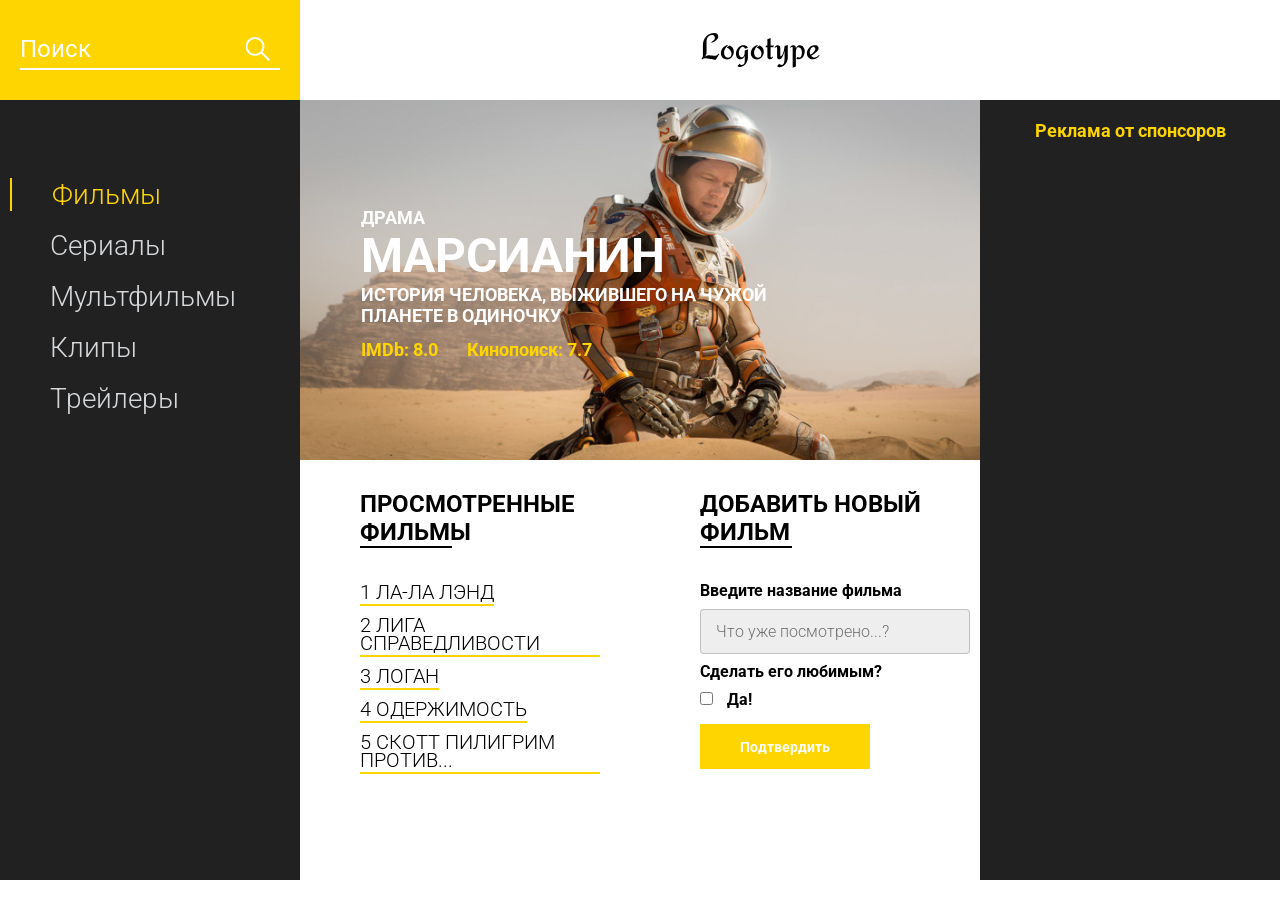
<file: Js_Step_10d/index.html>
<!DOCTYPE html>
<html lang="en">
<head>
    <meta charset="UTF-8">
    <meta name="viewport" content="width=device-width, initial-scale=1.0">
    <title>Movie DB</title>
    <link href="https://fonts.googleapis.com/css?family=Roboto:300,400,700&display=swap&subset=cyrillic-ext" rel="stylesheet">
    <link rel="stylesheet" href="css/style.min.css">
</head>
<body>
    <header class="header">
        <div class="header__search">
            <form action="#">
                <input type="text" placeholder="Поиск">
            </form>
        </div>
        <div class="header__logo">
            <img src="icons/Logotype.svg" alt="logo">
        </div>
    </header>
    <main class="promo">
        <div class="promo__menu">
            <nav class="promo__menu-list">
                <ul>
                    <li><a class="promo__menu-item promo__menu-item_active" href="#">Фильмы</a></li>
                    <li><a class="promo__menu-item" href="#">Сериалы</a></li>
                    <li><a class="promo__menu-item" href="#">Мультфильмы</a></li>
                    <li><a class="promo__menu-item" href="#">Клипы</a></li>
                    <li><a class="promo__menu-item" href="#">Трейлеры</a></li>
                </ul>
            </nav>
        </div>
        <div class="promo__content">
            <div class="promo__bg">
                <div class="promo__genre">КОМЕДИЯ</div>
                <div class="promo__title">МАРСИАНИН</div>
                <div class="promo__descr">ИСТОРИЯ ЧЕЛОВЕКА, ВЫЖИВШЕГО НА ЧУЖОЙ ПЛАНЕТЕ В ОДИНОЧКУ</div>
                <div class="promo__ratings">
                    <span>IMDb: 8.0</span>
                    <span>Кинопоиск: 7.7</span>
                </div>
            </div>
            <div class="promo__interactive">
                <div>
                    <div class="promo__interactive-title">ПРОСМОТРЕННЫЕ ФИЛЬМЫ</div>
                    <ul class="promo__interactive-list">
                        <li class="promo__interactive-item">ЛОГАН
                            <div class="delete"></div>
                        </li>
                        <li class="promo__interactive-item">ЛИГА СПРАВЕДЛИВОСТИ
                            <div class="delete"></div>
                        </li>
                        <li class="promo__interactive-item">ЛА-ЛА ЛЭНД
                            <div class="delete"></div>
                        </li>
                        <li class="promo__interactive-item">ОДЕРЖИМОСТЬ
                            <div class="delete"></div>
                        </li>
                        <li class="promo__interactive-item">СКОТТ ПИЛИГРИМ ПРОТИВ...
                            <div class="delete"></div>
                        </li>
                    </ul>
                </div>
                <div>
                    <form class="add">
                        <div class="promo__interactive-title">ДОБАВИТЬ НОВЫЙ ФИЛЬМ</div>
                        <span>Введите название фильма</span>
                        <input class="adding__input" type="text" placeholder="Что уже посмотрено...?">
                        <span>Сделать его любимым?</span>
                        <input type="checkbox">
                        <span class="yes">Да!</span>
                        <button>Подтвердить</button>
                    </form>
                </div>
            </div>
        </div>
        <div class="promo__adv">
            <div class="promo__adv-title">Реклама от спонсоров</div>
            <img src="img/content_1.jpg" alt="some picture">
            <img src="img/content_2.jpg" alt="some picture">
            <img src="img/content_3.png" alt="some picture">
        </div>
    </main>

    <script src="script.js"></script>
</body>
</html>
</file>
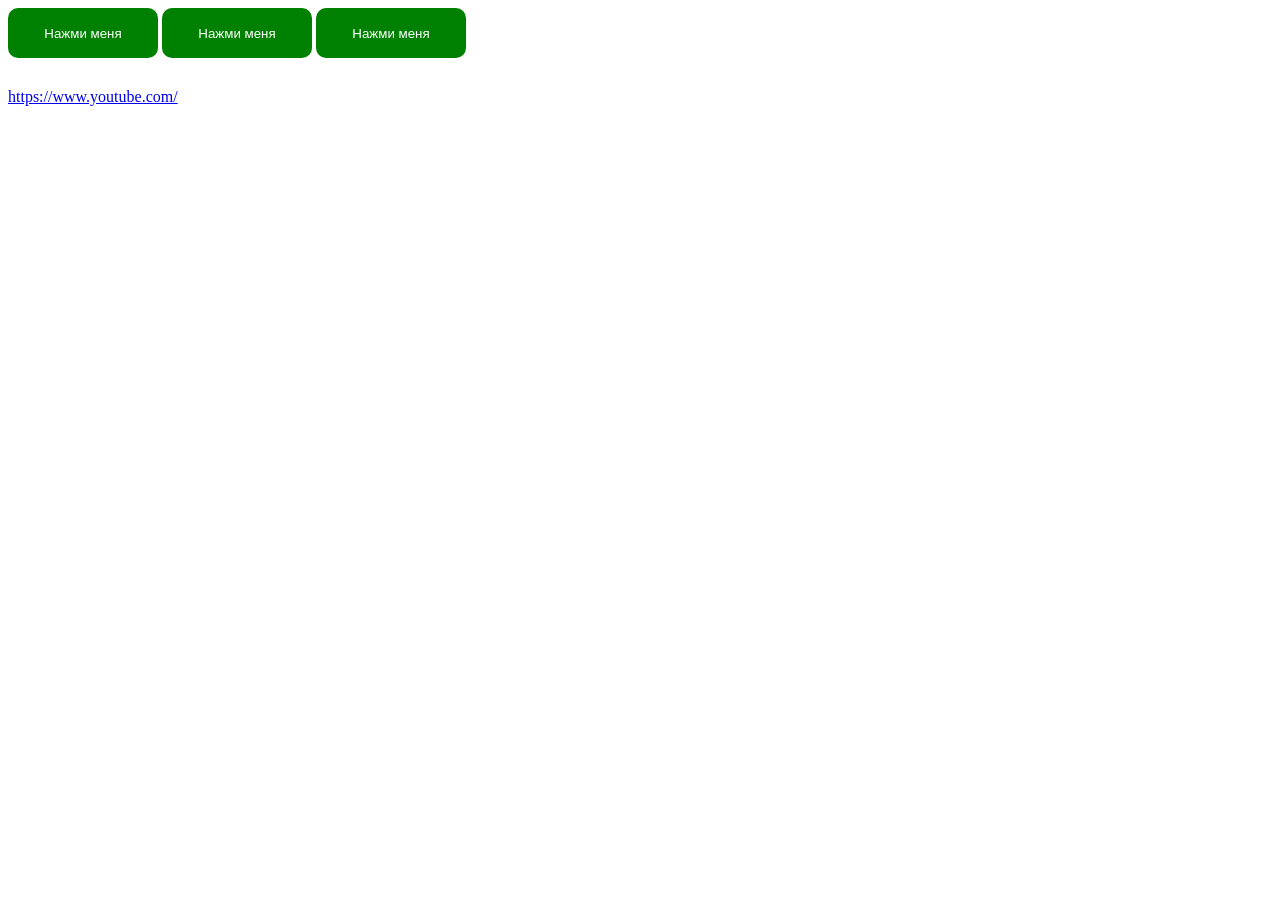
<file: Js_Step_11/index.html>
<!DOCTYPE html>
<html lang="ru">
  <head>
		<meta charset="utf-8">
		<meta http-equiv="X-UA-Compatible" content="IE=edge">
		<title>JavaScript</title>
		<link rel="stylesheet" href="css.css">
  </head>
  <body>

        <button id="btn">Нажми меня</button>
		<button >Нажми меня</button>
		<button>Нажми меня</button>

    	<a href="https://www.youtube.com/">https://www.youtube.com/</a>

		<script src="script.js"></script>
  </body>
</html>
</file>
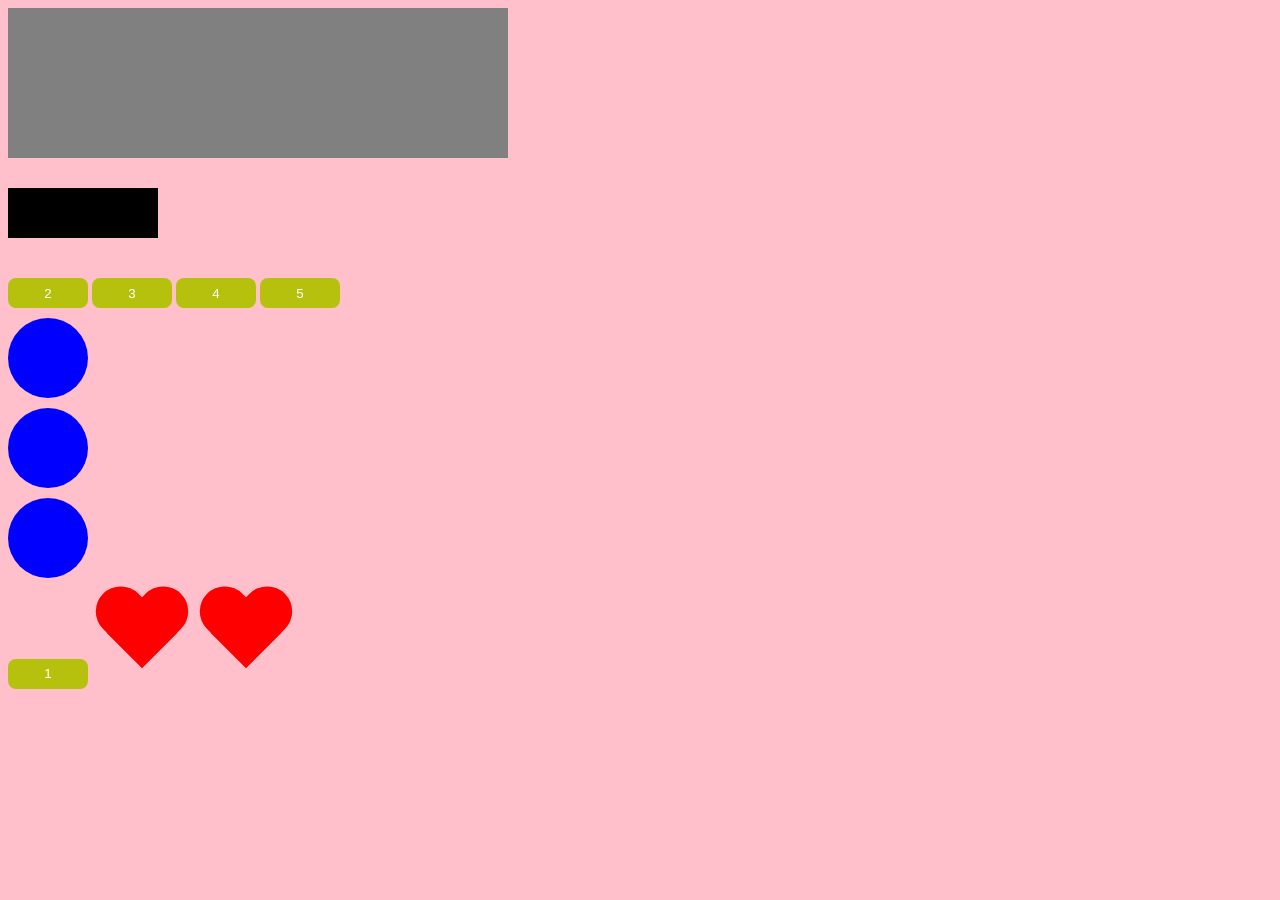
<file: Js_Step_9/index.html>
<!DOCTYPE html>
<html lang="ru">
	<head>
		<meta charset="utf-8">
		<meta http-equiv="X-UA-Compatible" content="IE=edge">
		<title>JavaScript</title>
		<link rel="stylesheet" href="style.css">
	</head>
	<body>
		<div class="box" id="box"></div>
		<button>1</button>
		<button>2</button>
		<button>3</button>
		<button>4</button>
		<button>5</button>

		<div class="circle"></div>
		<div class="circle"></div>
		<div class="circle"></div>

		<div class="wrapper">
			<div class="heart"></div>
			<div class="heart"></div>
            <div class="heart"></div>
            
		</div>

		<script src="script.js"></script>
	</body>
</html>
</file>
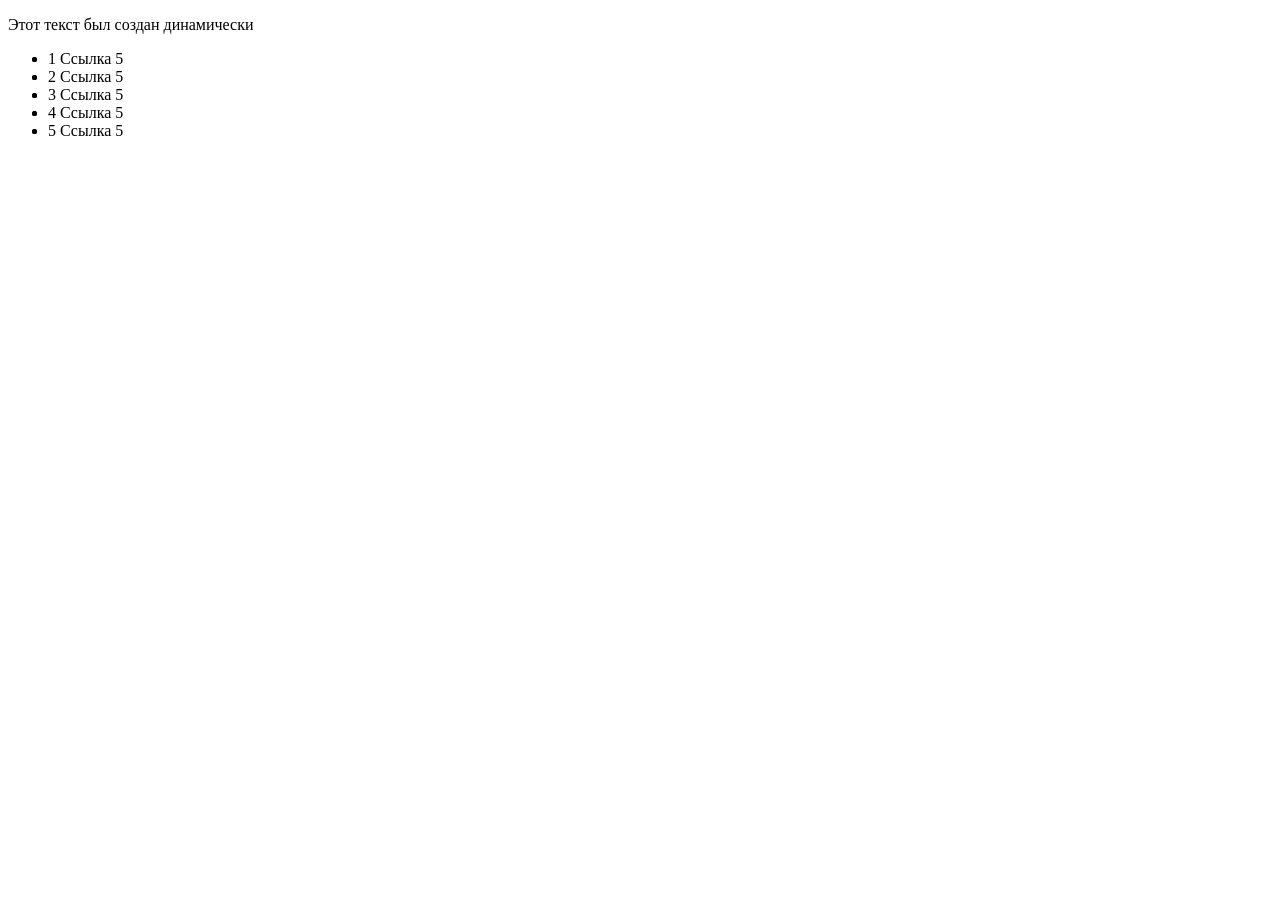
<file: No_Js_Step_01/index.html>
<!DOCTYPE html>
<html lang="en">
<head>
    <meta charset="UTF-8">
    <title>No Js Step</title>
</head>
<body>
    <p id="p1"></p>
    <ul class="links">
        <li>Ссылка 5</li>
        <li>Ссылка 6</li>
        <li>Ссылка 7</li>
        <li>Ссылка 8</li>
        <li>Ссылка 9</li>
    </ul>
    <script src="script.js"></script>
</body>
</html>
</file>
<file: Js_Step_11/css.css>
button {
  width: 150px;
  height: 50px;
  background-color: green;
  border: none;
  color: #fff;
  border-radius: 10px;
  outline: none;
  cursor: pointer;
  transition: 0.3s;
}
button:hover {
  transform: scale(0.95);
}
.overlay {
  margin: 10px;
  background-color: pink;
  width: 200px;
  height: 100px;
  text-align: center;
  line-height: 100px;
}
a {
  display: block;
  margin-top: 30px;
}
</file>
<file: Js_Step_9/style.css>
.box {
  width: 150px;
  height: 150px;
  background-color: red;
}
button {
	width: 80px;
	height: 30px;
	margin-top: 10px;
	border: none;
	border-radius: 8px;
	background-color: #000000;
	color: #fff;
	cursor: pointer;
	outline: none;
}

.circle {
	width: 80px;
	height: 80px;
	background-color: blue;
	display: block;
	margin-top: 10px;
	border-radius: 100%;
}

.heart {
	display: inline-block;
    position: relative;
    width: 100px;
    height: 90px;
    margin-top: 10px;
}
.heart:before,
.heart:after {
    position: absolute;
    content: "";
    left: 50px;
    top: 0;
    width: 50px;
    height: 80px;
    background: red;
    -moz-border-radius: 50px 50px 0 0;
    border-radius: 50px 50px 0 0;
    -webkit-transform: rotate(-45deg);
       -moz-transform: rotate(-45deg);
        -ms-transform: rotate(-45deg);
         -o-transform: rotate(-45deg);
            transform: rotate(-45deg);
    -webkit-transform-origin: 0 100%;
       -moz-transform-origin: 0 100%;
        -ms-transform-origin: 0 100%;
         -o-transform-origin: 0 100%;
            transform-origin: 0 100%;
}
.heart:after {
    left: 0;
    -webkit-transform: rotate(45deg);
       -moz-transform: rotate(45deg);
        -ms-transform: rotate(45deg);
         -o-transform: rotate(45deg);
            transform: rotate(45deg);
    -webkit-transform-origin: 100% 100%;
       -moz-transform-origin: 100% 100%;
        -ms-transform-origin: 100% 100%;
         -o-transform-origin: 100% 100%;
            transform-origin :100% 100%;
}
.black{
	width: 150px;
	height: 50px;
	line-height: 50px;
	text-align: center;
	background-color: black;
	margin-bottom: 30px;
	margin-top: 30px;
	color: #fff;
}
</file>
<file: Js_Step_10d/css/style.min.css>
*{-webkit-box-sizing:border-box;box-sizing:border-box;margin:0;padding:0;font-family:'Roboto', sans-serif}.header{display:-webkit-box;display:-ms-flexbox;display:flex;height:100px}.header__search{display:-webkit-box;display:-ms-flexbox;display:flex;-webkit-box-pack:center;-ms-flex-pack:center;justify-content:center;-webkit-box-align:center;-ms-flex-align:center;align-items:center;height:100%;width:300px;background:#FFD500}.header__search form{position:relative;width:260px;height:30px}.header__search form input{width:100%;border:none;border-bottom:2px solid #fff;background-color:transparent;color:#fff;font-size:24px;line-height:28px;padding-bottom:5px;outline:none}.header__search form input::-webkit-input-placeholder{color:#fff}.header__search form input:-ms-input-placeholder{color:#fff}.header__search form input::-ms-input-placeholder{color:#fff}.header__search form input::placeholder{color:#fff}.header__search form:after{content:'';display:block;position:absolute;top:2px;right:10px;background:url("../icons/search.svg") center center/cover no-repeat;width:24px;height:24px}.header__logo{display:-webkit-box;display:-ms-flexbox;display:flex;-webkit-box-pack:center;-ms-flex-pack:center;justify-content:center;-webkit-box-align:center;-ms-flex-align:center;align-items:center;height:100%;width:calc(100% - 360px)}.promo{height:780px;display:-webkit-box;display:-ms-flexbox;display:flex}.promo__menu{width:300px;height:100%;background:#212121;padding:60px 0 0 10px}.promo__menu-item{display:block;font-size:28px;line-height:33px;color:#D6D9DC;text-decoration:none;font-weight:300;padding-left:40px;margin-top:18px}.promo__menu-item:hover{color:#FFD500}.promo__menu-item_active{border-left:2px solid  #FFD500;color:#FFD500}.promo__content{width:calc(100% - 600px)}.promo__bg{height:360px;background:url("../img/mars.webp") center center/cover no-repeat;background-position:top;padding:107px 0 0 61px}.promo__genre{font-weight:bold;font-size:18px;line-height:21px;color:#FFFFFF;text-transform:uppercase}.promo__title{font-weight:bold;font-size:48px;line-height:56px;color:#FFFFFF;text-transform:uppercase}.promo__descr{width:481px;font-weight:bold;font-size:18px;line-height:21px;color:#FFFFFF;text-transform:uppercase}.promo__ratings{margin-top:13px}.promo__ratings span{font-weight:bold;font-size:18px;line-height:21px;color:#FFD500;margin-right:25px}.promo__interactive{display:-webkit-box;display:-ms-flexbox;display:flex}.promo__interactive>div{width:50%;padding:30px 0 0 60px}.promo__interactive-title{display:inline-block;font-weight:bold;font-size:24px;line-height:28px;color:#000000}.promo__interactive-title:after{content:'';display:block;width:33%;height:2px;background-color:#000}.promo__interactive-list{list-style-type:none;margin-top:35px;display:-webkit-box;display:-ms-flexbox;display:flex;-webkit-box-orient:vertical;-webkit-box-direction:normal;-ms-flex-direction:column;flex-direction:column;-webkit-box-align:start;-ms-flex-align:start;align-items:flex-start}.promo__interactive-item{display:inline-block;position:relative;font-weight:300;font-size:20px;line-height:18px;color:#000000;margin-bottom:15px;padding-right:40px;text-transform:uppercase}.promo__interactive-item span{display:block;position:absolute;left:-30px;top:50%;-webkit-transform:translateY(-50%);transform:translateY(-50%);width:20px;height:20px;background:url("../icons/Star.svg") center center/cover no-repeat}.promo__interactive-item:before{content:'';position:absolute;bottom:-5px;display:block;width:calc(100% - 40px);height:2px;background-color:#FFD500}.promo__interactive-item:hover .delete{content:'';display:block;position:absolute;right:0px;top:50%;-webkit-transform:translateY(-50%);transform:translateY(-50%);width:20px;height:20px;background:url("../icons/trash.png") center center/cover no-repeat;cursor:pointer}.promo__interactive .add .promo__interactive-title{margin-bottom:25px}.promo__interactive .add span{display:block;margin:10px 0;font-weight:bold;font-size:16px;line-height:16px;color:#000000}.promo__interactive .add .yes{display:inline;margin-left:10px}.promo__interactive .add input[type="text"]{width:270px;height:45px;line-height:50px;font-size:16px;background:rgba(196,196,196,0.29);border:1px solid rgba(0,0,0,0.19);padding:0 15px;outline:none;border-radius:4px}.promo__interactive .add input[type="text"]::-webkit-input-placeholder{font-weight:300;font-size:16px;color:rgba(0,0,0,0.53)}.promo__interactive .add input[type="text"]:-ms-input-placeholder{font-weight:300;font-size:16px;color:rgba(0,0,0,0.53)}.promo__interactive .add input[type="text"]::-ms-input-placeholder{font-weight:300;font-size:16px;color:rgba(0,0,0,0.53)}.promo__interactive .add input[type="text"]::placeholder{font-weight:300;font-size:16px;color:rgba(0,0,0,0.53)}.promo__interactive .add button{display:block;margin-top:15px;width:170px;height:45px;background:#FFD500;font-weight:bold;font-size:14px;line-height:14px;color:#FFFFFF;border:none;outline:none;cursor:pointer}.promo__interactive .add button:active{-webkit-transform:scale(0.95);transform:scale(0.95)}.promo__adv{background:#212121;width:300px;height:100%}.promo__adv-title{font-weight:bold;font-size:18px;line-height:21px;color:#FFD500;margin:20px 0;text-align:center}.promo__adv img{width:100%;margin-bottom:10px}
/*# sourceMappingURL=style.min.css.map */
</file>
